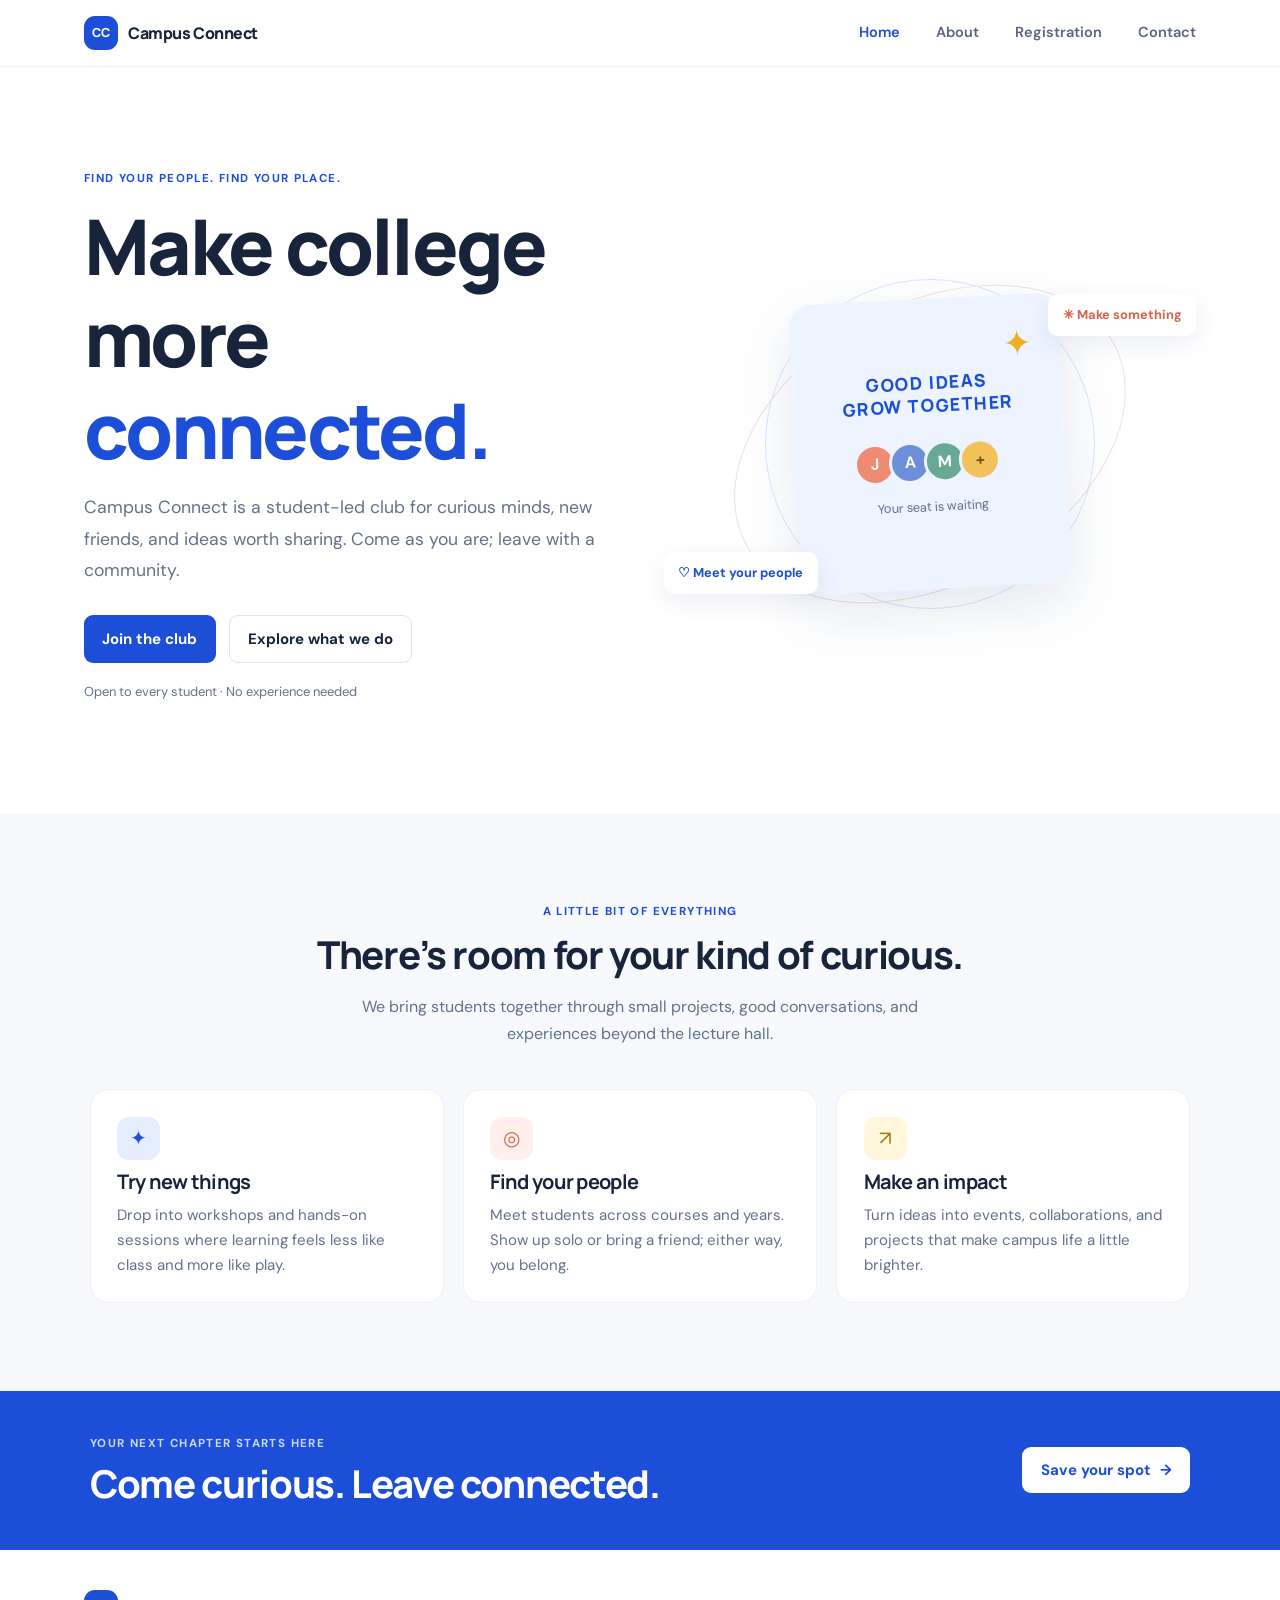
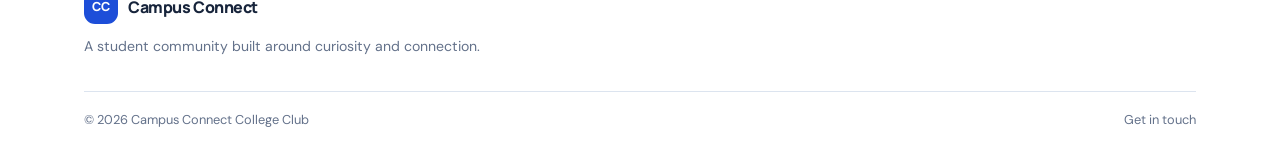
<file: index.html>
<!doctype html>
<html lang="en">

<head>
  <meta charset="utf-8">
  <meta name="viewport" content="width=device-width, initial-scale=1">
  <meta name="description"
    content="Discover the Campus Connect College Club: events, community, and opportunities to get involved.">
  <meta name="theme-color" content="#1d4ed8">
  <title>Campus Connect | Home</title>
  <link rel="icon" href="favicon.svg" type="image/svg+xml">
  <link rel="stylesheet" href="styles.css">
</head>

<body>
  <a class="skip-link" href="#main">Skip to content</a>
  <header class="site-header">
    <div class="header-inner"><a class="brand" href="index.html"><span class="brand-mark"
          aria-hidden="true">CC</span><span>Campus Connect</span></a>
      <nav aria-label="Main navigation"><a aria-current="page" href="index.html">Home</a><a
          href="about.html">About</a><a href="registration.html">Registration</a><a href="contact.html">Contact</a>
      </nav>
    </div>
  </header>
  <main id="main">
    <section class="hero">
      <div class="hero-copy">
        <p class="eyebrow">Find your people. Find your place.</p>
        <h1>Make college<br>more <span>connected.</span></h1>
        <p class="hero-lead">Campus Connect is a student-led club for curious minds, new friends, and ideas worth
          sharing. Come as you are; leave with a community.</p>
        <div class="actions"><a class="button button-primary" href="registration.html">Join the club</a><a
            class="button button-secondary" href="about.html">Explore what we do</a></div>
        <p class="hero-note">Open to every student · No experience needed</p>
      </div>
      <div class="hero-art" aria-label="Illustration of students connecting around a table">
        <div class="art-orbit orbit-one"></div>
        <div class="art-orbit orbit-two"></div>
        <div class="art-card"><span class="art-spark">✦</span><span class="art-caption">GOOD IDEAS<br>GROW
            TOGETHER</span>
          <div class="avatar-row"><span class="avatar avatar-a">J</span><span class="avatar avatar-b">A</span><span
              class="avatar avatar-c">M</span><span class="avatar avatar-d">+</span></div><span class="art-label">Your
            seat is waiting</span>
        </div><span class="float-tag tag-top">✳ Make something</span><span class="float-tag tag-bottom">♡ Meet your
          people</span>
      </div>
    </section>
    <section class="section section-soft">
      <div class="section-heading">
        <p class="eyebrow">A little bit of everything</p>
        <h2>There’s room for your kind of curious.</h2>
        <p>We bring students together through small projects, good conversations, and experiences beyond the lecture
          hall.</p>
      </div>
      <div class="feature-grid">
        <article class="feature-card"><span class="feature-icon icon-blue">✦</span>
          <h3>Try new things</h3>
          <p>Drop into workshops and hands-on sessions where learning feels less like class and more like play.</p>
        </article>
        <article class="feature-card"><span class="feature-icon icon-coral">◎</span>
          <h3>Find your people</h3>
          <p>Meet students across courses and years. Show up solo or bring a friend; either way, you belong.</p>
        </article>
        <article class="feature-card"><span class="feature-icon icon-yellow">↗</span>
          <h3>Make an impact</h3>
          <p>Turn ideas into events, collaborations, and projects that make campus life a little brighter.</p>
        </article>
      </div>
    </section>
    <section class="cta-band">
      <div>
        <p class="eyebrow">Your next chapter starts here</p>
        <h2>Come curious. Leave connected.</h2>
      </div><a class="button button-light" href="registration.html">Save your spot <span aria-hidden="true">→</span></a>
    </section>
  </main>
  <footer class="site-footer">
    <div><a class="brand footer-brand" href="index.html"><span class="brand-mark"
          aria-hidden="true">CC</span><span>Campus Connect</span></a>
      <p>A student community built around curiosity and connection.</p>
    </div>
    <div class="footer-bottom"><span>© 2026 Campus Connect College Club</span><a href="contact.html">Get in touch</a>
    </div>
  </footer>
</body>

</html>
</file>
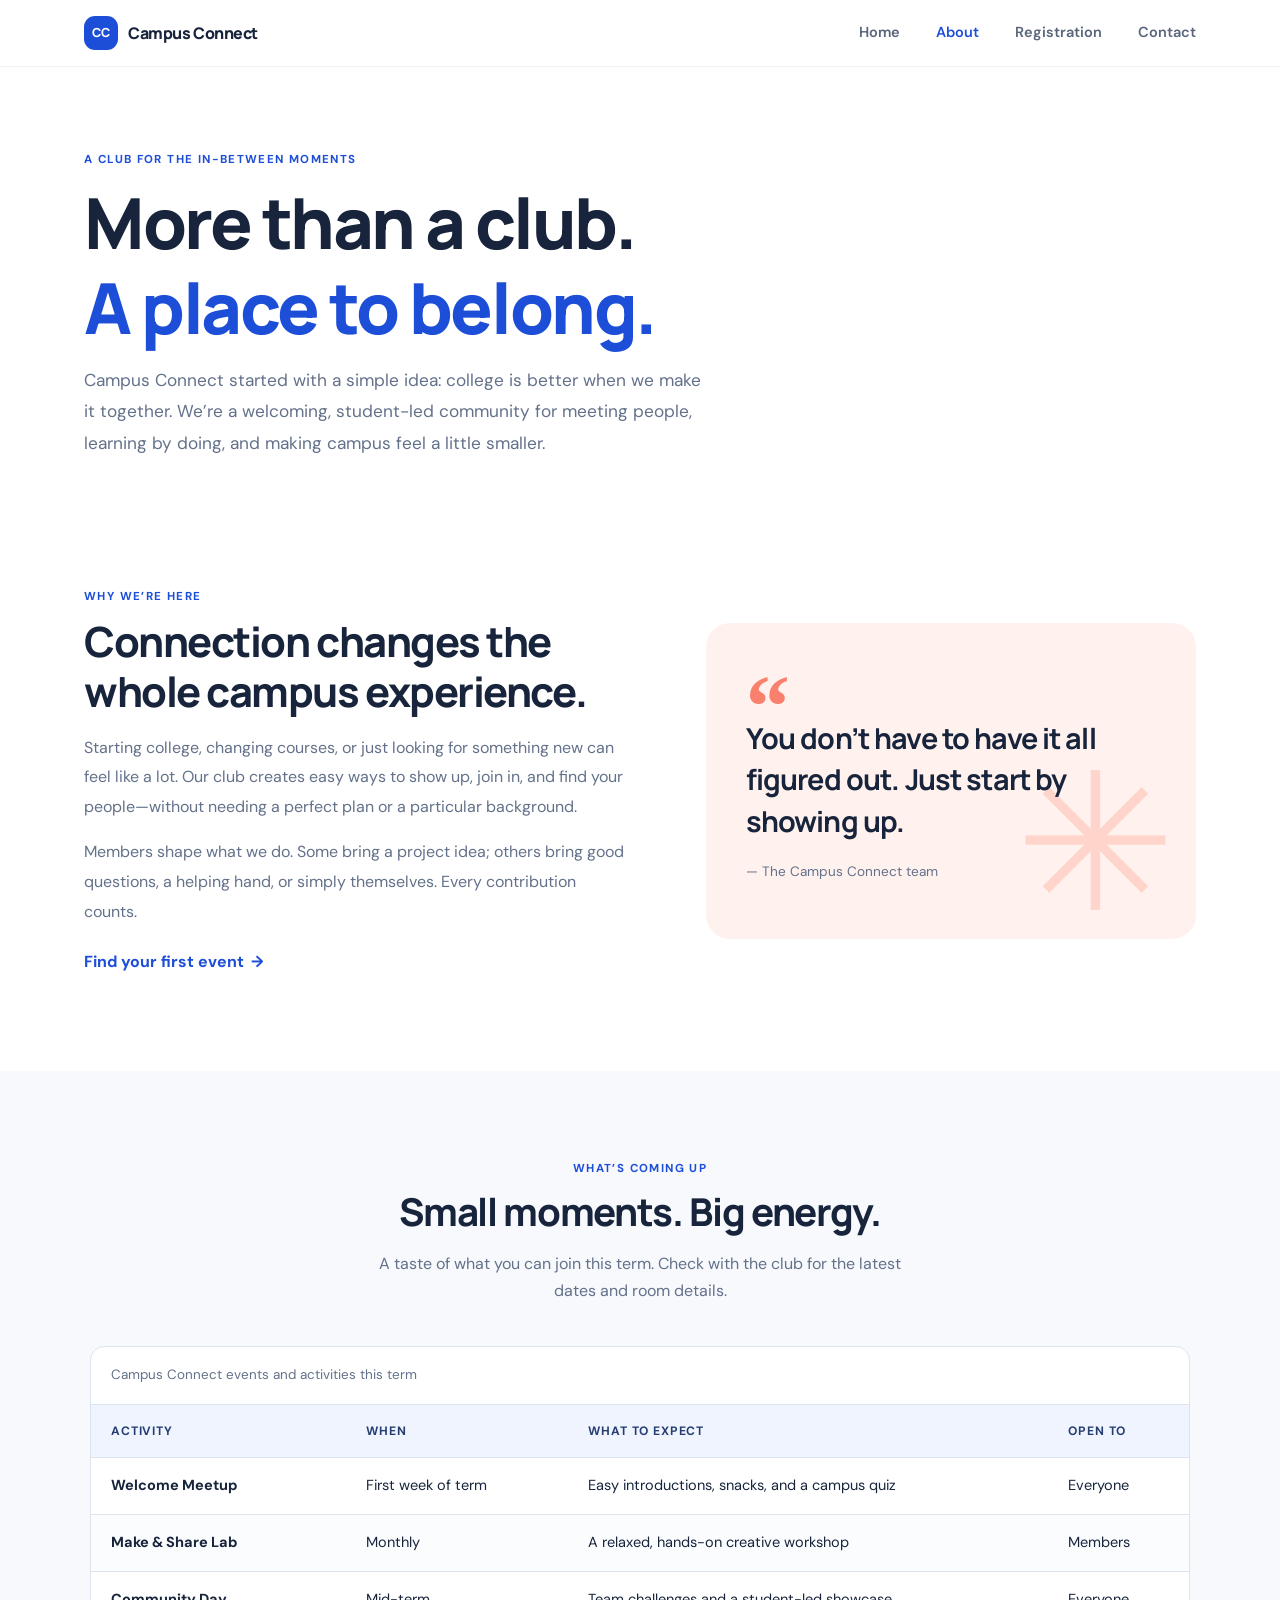
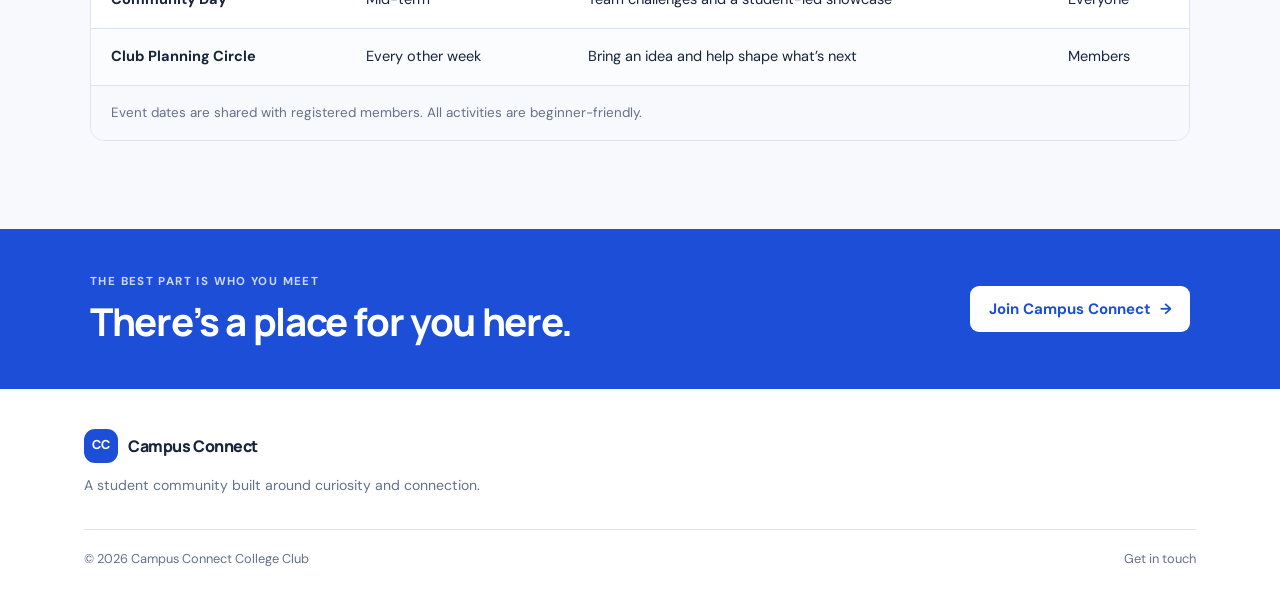
<file: about.html>
<!doctype html>
<html lang="en">

<head>
  <meta charset="utf-8">
  <meta name="viewport" content="width=device-width, initial-scale=1">
  <meta name="description" content="Learn about Campus Connect, our student club, activities, and upcoming events.">
  <meta name="theme-color" content="#1d4ed8">
  <title>About | Campus Connect</title>
  <link rel="icon" href="favicon.svg" type="image/svg+xml">
  <link rel="stylesheet" href="styles.css">
</head>

<body>
  <a class="skip-link" href="#main">Skip to content</a>
  <header class="site-header">
    <div class="header-inner"><a class="brand" href="index.html"><span class="brand-mark"
          aria-hidden="true">CC</span><span>Campus Connect</span></a>
      <nav aria-label="Main navigation"><a href="index.html">Home</a><a aria-current="page"
          href="about.html">About</a><a href="registration.html">Registration</a><a href="contact.html">Contact</a>
      </nav>
    </div>
  </header>
  <main id="main">
    <section class="page-hero">
      <p class="eyebrow">A club for the in-between moments</p>
      <h1>More than a club.<br><span>A place to belong.</span></h1>
      <p>Campus Connect started with a simple idea: college is better when we make it together. We’re a welcoming,
        student-led community for meeting people, learning by doing, and making campus feel a little smaller.</p>
    </section>
    <section class="section about-story">
      <div>
        <p class="eyebrow">Why we’re here</p>
        <h2>Connection changes the whole campus experience.</h2>
        <p>Starting college, changing courses, or just looking for something new can feel like a lot. Our club creates
          easy ways to show up, join in, and find your people—without needing a perfect plan or a particular background.
        </p>
        <p>Members shape what we do. Some bring a project idea; others bring good questions, a helping hand, or simply
          themselves. Every contribution counts.</p><a class="text-link" href="registration.html">Find your first event
          <span aria-hidden="true">→</span></a>
      </div>
      <div class="quote-card"><span class="quote-mark" aria-hidden="true">“</span>
        <blockquote>You don’t have to have it all figured out. Just start by showing up.</blockquote>
        <p>— The Campus Connect team</p><span class="quote-decoration" aria-hidden="true">✳</span>
      </div>
    </section>
    <section class="section section-soft">
      <div class="section-heading">
        <p class="eyebrow">What’s coming up</p>
        <h2>Small moments. Big energy.</h2>
        <p>A taste of what you can join this term. Check with the club for the latest dates and room details.</p>
      </div>
      <div class="table-wrap">
        <table>
          <caption>Campus Connect events and activities this term</caption>
          <thead>
            <tr>
              <th scope="col">Activity</th>
              <th scope="col">When</th>
              <th scope="col">What to expect</th>
              <th scope="col">Open to</th>
            </tr>
          </thead>
          <tbody>
            <tr>
              <th scope="row">Welcome Meetup</th>
              <td>First week of term</td>
              <td>Easy introductions, snacks, and a campus quiz</td>
              <td>Everyone</td>
            </tr>
            <tr>
              <th scope="row">Make &amp; Share Lab</th>
              <td>Monthly</td>
              <td>A relaxed, hands-on creative workshop</td>
              <td>Members</td>
            </tr>
            <tr>
              <th scope="row">Community Day</th>
              <td>Mid-term</td>
              <td>Team challenges and a student-led showcase</td>
              <td>Everyone</td>
            </tr>
            <tr>
              <th scope="row">Club Planning Circle</th>
              <td>Every other week</td>
              <td>Bring an idea and help shape what’s next</td>
              <td>Members</td>
            </tr>
          </tbody>
          <tfoot>
            <tr>
              <td colspan="4">Event dates are shared with registered members. All activities are beginner-friendly.</td>
            </tr>
          </tfoot>
        </table>
      </div>
    </section>
    <section class="cta-band">
      <div>
        <p class="eyebrow">The best part is who you meet</p>
        <h2>There’s a place for you here.</h2>
      </div><a class="button button-light" href="registration.html">Join Campus Connect <span
          aria-hidden="true">→</span></a>
    </section>
  </main>
  <footer class="site-footer">
    <div><a class="brand footer-brand" href="index.html"><span class="brand-mark"
          aria-hidden="true">CC</span><span>Campus Connect</span></a>
      <p>A student community built around curiosity and connection.</p>
    </div>
    <div class="footer-bottom"><span>© 2026 Campus Connect College Club</span><a href="contact.html">Get in touch</a>
    </div>
  </footer>
</body>

</html>
</file>
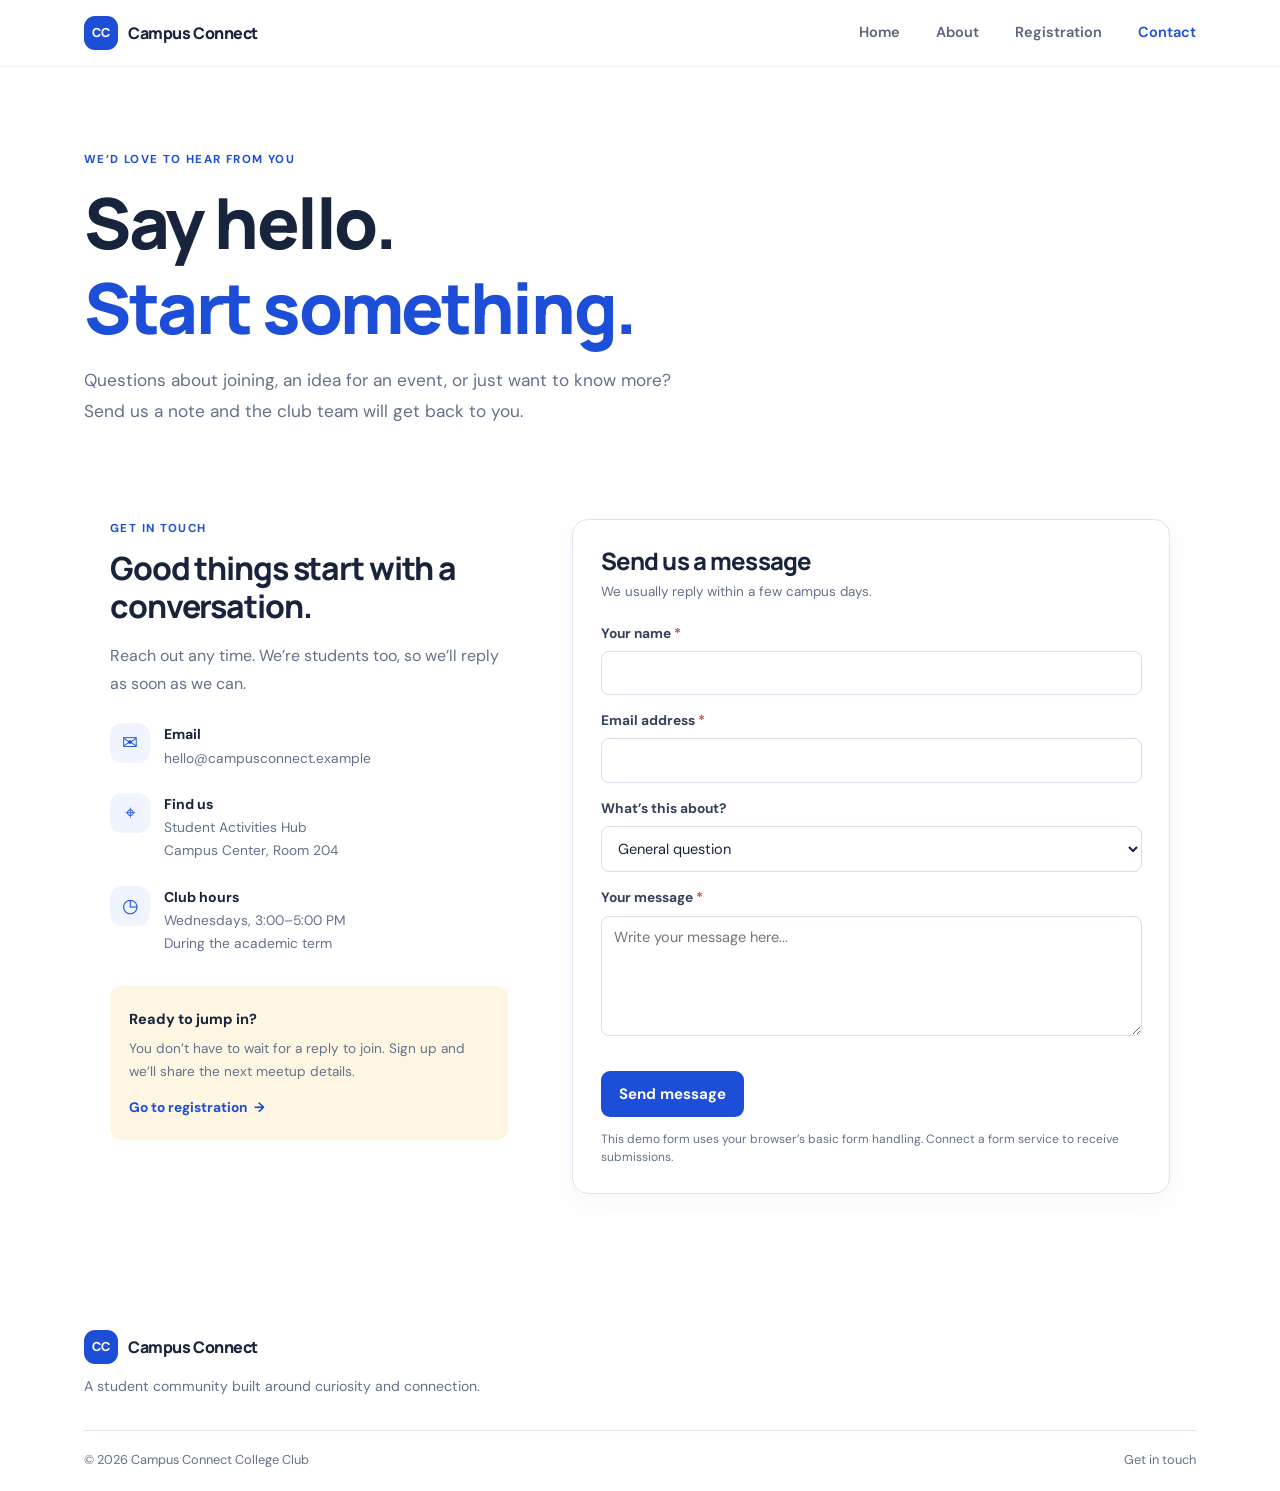
<file: contact.html>
<!doctype html>
<html lang="en">

<head>
  <!-- Page information and links to shared website files -->
  <meta charset="utf-8">
  <meta name="viewport" content="width=device-width, initial-scale=1">
  <meta name="description"
    content="Contact the Campus Connect College Club with questions, ideas, and collaboration opportunities.">
  <meta name="theme-color" content="#1d4ed8">

  <title>Contact | Campus Connect</title>

  <link rel="icon" href="favicon.svg" type="image/svg+xml">
  <link rel="stylesheet" href="styles.css">
</head>

<body>
  <!-- Lets keyboard users skip directly to the main page content -->
  <a class="skip-link" href="#main">Skip to content</a>

  <!-- The same header and navigation are used on every page -->
  <header class="site-header">
    <div class="header-inner">
      <a class="brand" href="index.html">
        <span class="brand-mark" aria-hidden="true">CC</span>
        <span>Campus Connect</span>
      </a>

      <nav aria-label="Main navigation">
        <a href="index.html">Home</a>
        <a href="about.html">About</a>
        <a href="registration.html">Registration</a>
        <a aria-current="page" href="contact.html">Contact</a>
      </nav>
    </div>
  </header>

  <!-- Main content of the contact page -->
  <main id="main">
    <!-- Page introduction -->
    <section class="page-hero compact-hero">
      <p class="eyebrow">We’d love to hear from you</p>
      <h1>Say hello.<br><span>Start something.</span></h1>
      <p>
        Questions about joining, an idea for an event, or just want to know more?
        Send us a note and the club team will get back to you.
      </p>
    </section>

    <!-- Contact details and message form -->
    <section class="section contact-section">
      <div class="contact-grid">

        <!-- Club contact information -->
        <div class="contact-info">
          <p class="eyebrow">Get in touch</p>
          <h2>Good things start with a conversation.</h2>
          <p>
            Reach out any time. We’re students too, so we’ll reply as soon as we can.
          </p>

          <div class="contact-detail">
            <span class="contact-icon" aria-hidden="true">✉</span>
            <div>
              <strong>Email</strong>
              <a href="mailto:hello@campusconnect.example">
                hello@campusconnect.example
              </a>
            </div>
          </div>

          <div class="contact-detail">
            <span class="contact-icon" aria-hidden="true">⌖</span>
            <div>
              <strong>Find us</strong>
              <span>
                Student Activities Hub<br>
                Campus Center, Room 204
              </span>
            </div>
          </div>

          <div class="contact-detail">
            <span class="contact-icon" aria-hidden="true">◷</span>
            <div>
              <strong>Club hours</strong>
              <span>
                Wednesdays, 3:00–5:00 PM<br>
                During the academic term
              </span>
            </div>
          </div>

          <!-- Link to the membership registration page -->
          <div class="contact-callout">
            <strong>Ready to jump in?</strong>
            <p>
              You don’t have to wait for a reply to join.
              Sign up and we’ll share the next meetup details.
            </p>
            <a class="text-link" href="registration.html">
              Go to registration
              <span aria-hidden="true">→</span>
            </a>
          </div>
        </div>

        <!-- Contact form -->
        <form class="form-card contact-form" action="#" method="get">
          <h2>Send us a message</h2>
          <p class="form-subtitle">We usually reply within a few campus days.</p>

          <div class="field">
            <label for="contact-name">
              Your name <span aria-hidden="true">*</span>
            </label>
            <input id="contact-name" name="name" type="text" autocomplete="name" required>
          </div>

          <div class="field">
            <label for="contact-email">
              Email address <span aria-hidden="true">*</span>
            </label>
            <input id="contact-email" name="email" type="email" autocomplete="email" required>
          </div>

          <div class="field">
            <label for="contact-subject">What’s this about?</label>
            <select id="contact-subject" name="subject">
              <option value="general">General question</option>
              <option value="membership">Membership</option>
              <option value="event">Event idea</option>
              <option value="collaboration">Collaboration</option>
            </select>
          </div>

          <div class="field">
            <label for="contact-message">
              Your message <span aria-hidden="true">*</span>
            </label>
            <textarea id="contact-message" name="message" rows="5" required
              placeholder="Write your message here..."></textarea>
          </div>

          <button class="button button-primary" type="submit">
            Send message
          </button>

          <p class="form-footnote">
            This demo form uses your browser’s basic form handling.
            Connect a form service to receive submissions.
          </p>
        </form>
      </div>
    </section>
  </main>

  <!-- The footer is shared across all four pages -->
  <footer class="site-footer">
    <div>
      <a class="brand footer-brand" href="index.html">
        <span class="brand-mark" aria-hidden="true">CC</span>
        <span>Campus Connect</span>
      </a>
      <p>A student community built around curiosity and connection.</p>
    </div>

    <div class="footer-bottom">
      <span>© 2026 Campus Connect College Club</span>
      <a href="contact.html">Get in touch</a>
    </div>
  </footer>
</body>

</html>
</file>
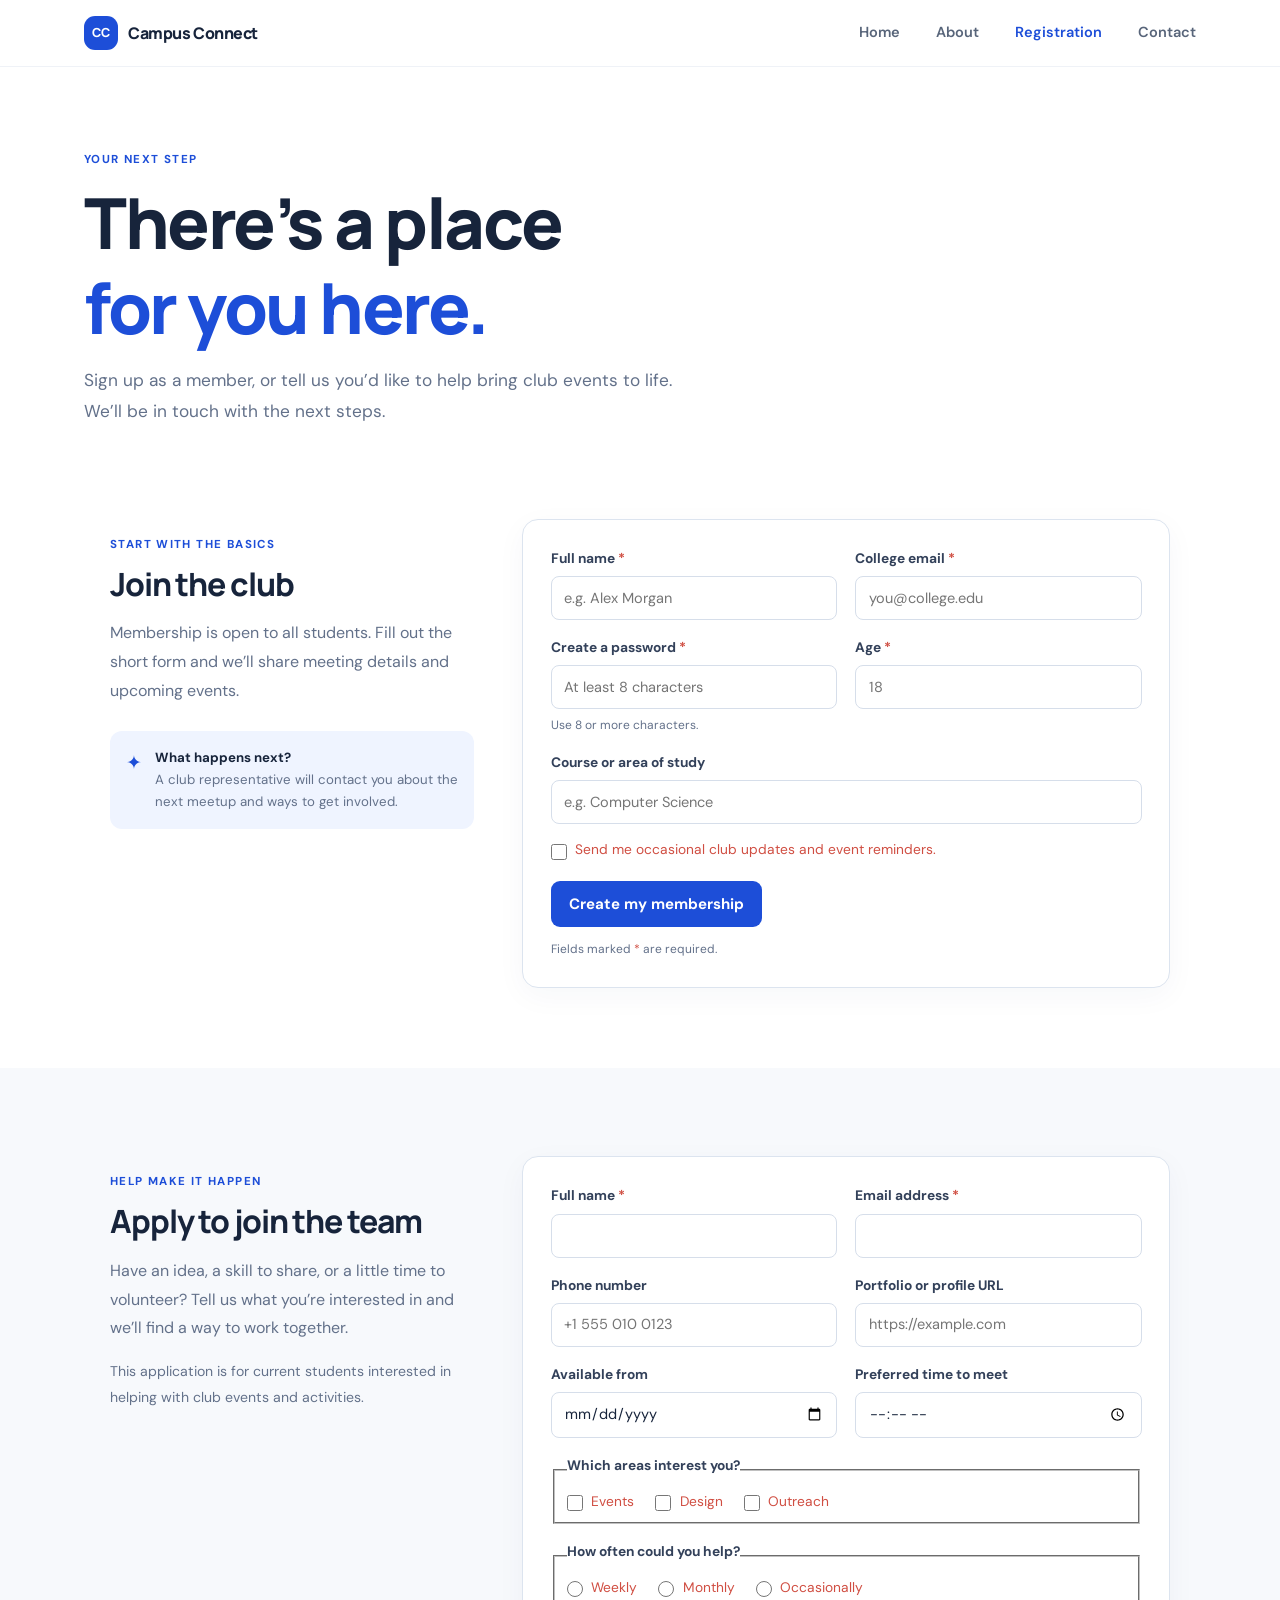
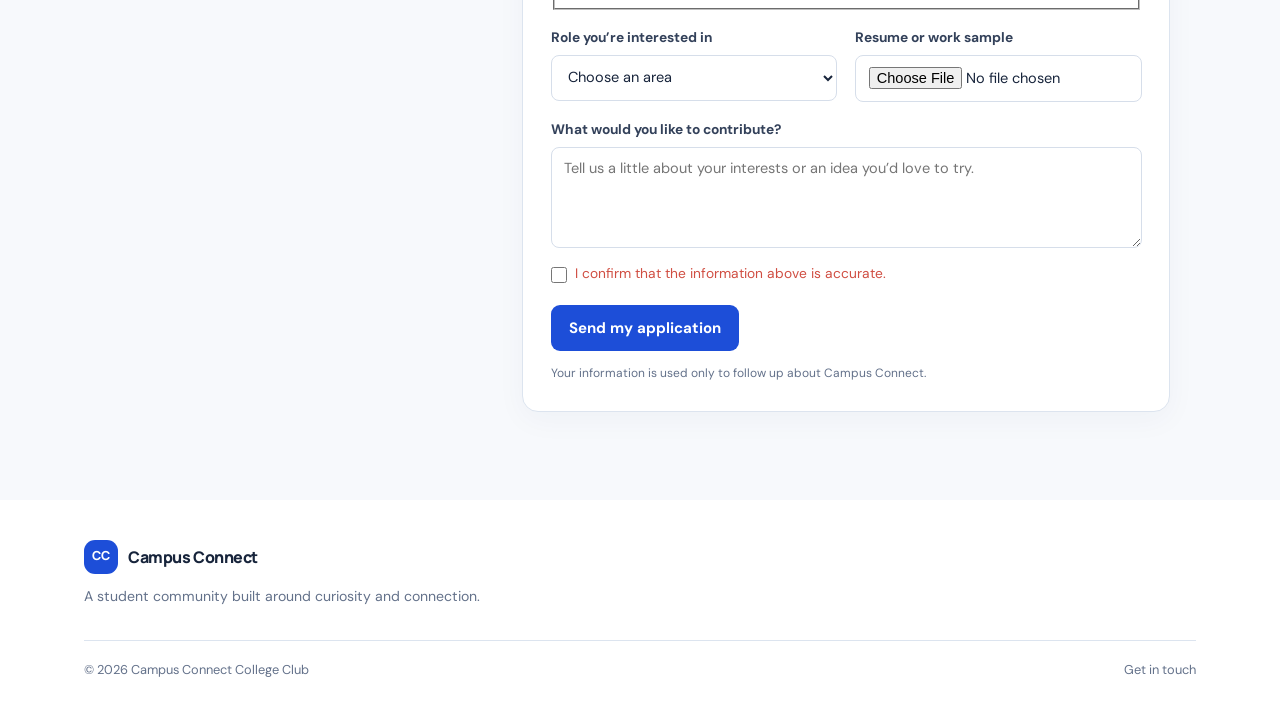
<file: registration.html>
<!doctype html>
<html lang="en">

<head>
  <!-- Page information and links to shared website files -->
  <meta charset="utf-8">
  <meta name="viewport" content="width=device-width, initial-scale=1">
  <meta name="description"
    content="Join Campus Connect or apply to help run events and projects with the college club.">
  <meta name="theme-color" content="#1d4ed8">

  <title>Registration | Campus Connect</title>

  <link rel="icon" href="favicon.svg" type="image/svg+xml">
  <link rel="stylesheet" href="styles.css">
</head>

<body>
  <!-- Lets keyboard users skip directly to the main page content -->
  <a class="skip-link" href="#main">Skip to content</a>

  <!-- The same header and navigation are used on every page -->
  <header class="site-header">
    <div class="header-inner">
      <a class="brand" href="index.html">
        <span class="brand-mark" aria-hidden="true">CC</span>
        <span>Campus Connect</span>
      </a>

      <nav aria-label="Main navigation">
        <a href="index.html">Home</a>
        <a href="about.html">About</a>
        <a aria-current="page" href="registration.html">Registration</a>
        <a href="contact.html">Contact</a>
      </nav>
    </div>
  </header>

  <!-- Main content of the registration page -->
  <main id="main">
    <!-- Page introduction -->
    <section class="page-hero compact-hero">
      <p class="eyebrow">Your next step</p>
      <h1>There’s a place<br><span>for you here.</span></h1>
      <p>
        Sign up as a member, or tell us you’d like to help bring club events to life.
        We’ll be in touch with the next steps.
      </p>
    </section>

    <!-- Form 1: Basic student membership registration -->
    <section class="section forms-section">
      <div class="form-layout">
        <div class="form-intro">
          <p class="eyebrow">Start with the basics</p>
          <h2>Join the club</h2>
          <p>
            Membership is open to all students. Fill out the short form and we’ll
            share meeting details and upcoming events.
          </p>

          <div class="form-note">
            <span aria-hidden="true">✦</span>
            <p>
              <strong>What happens next?</strong><br>
              A club representative will contact you about the next meetup and
              ways to get involved.
            </p>
          </div>
        </div>

        <!-- Each label's 'for' value matches its input's 'id' -->
        <form class="form-card" action="#" method="get">
          <div class="form-grid">
            <div class="field">
              <label for="student-name">
                Full name <span aria-hidden="true">*</span>
              </label>
              <input id="student-name" name="student-name" type="text" autocomplete="name"
                placeholder="e.g. Alex Morgan" required>
            </div>

            <div class="field">
              <label for="student-email">
                College email <span aria-hidden="true">*</span>
              </label>
              <input id="student-email" name="student-email" type="email" autocomplete="email"
                placeholder="you@college.edu" required>
            </div>

            <div class="field">
              <label for="student-password">
                Create a password <span aria-hidden="true">*</span>
              </label>
              <input id="student-password" name="student-password" type="password" minlength="8"
                autocomplete="new-password" placeholder="At least 8 characters" required>
              <small>Use 8 or more characters.</small>
            </div>

            <div class="field">
              <label for="student-age">
                Age <span aria-hidden="true">*</span>
              </label>
              <input id="student-age" name="student-age" type="number" min="16" max="100" placeholder="18" required>
            </div>

            <div class="field field-full">
              <label for="student-course">Course or area of study</label>
              <input id="student-course" name="student-course" type="text" placeholder="e.g. Computer Science">
            </div>

            <div class="field field-full">
              <label class="check-label">
                <input type="checkbox" name="updates" value="yes">
                <span>Send me occasional club updates and event reminders.</span>
              </label>
            </div>
          </div>

          <button class="button button-primary" type="submit">
            Create my membership
          </button>
          <p class="form-footnote">
            Fields marked <span aria-hidden="true">*</span> are required.
          </p>
        </form>
      </div>
    </section>

    <!-- Form 2: Volunteer application demonstrating additional input types -->
    <section class="section section-soft">
      <div class="form-layout">
        <div class="form-intro">
          <p class="eyebrow">Help make it happen</p>
          <h2>Apply to join the team</h2>
          <p>
            Have an idea, a skill to share, or a little time to volunteer? Tell us
            what you’re interested in and we’ll find a way to work together.
          </p>
          <p class="small-copy">
            This application is for current students interested in helping with
            club events and activities.
          </p>
        </div>

        <form class="form-card" action="#" method="get">
          <div class="form-grid">
            <div class="field">
              <label for="applicant-name">
                Full name <span aria-hidden="true">*</span>
              </label>
              <input id="applicant-name" name="applicant-name" type="text" autocomplete="name" required>
            </div>

            <div class="field">
              <label for="applicant-email">
                Email address <span aria-hidden="true">*</span>
              </label>
              <input id="applicant-email" name="applicant-email" type="email" autocomplete="email" required>
            </div>

            <div class="field">
              <label for="applicant-phone">Phone number</label>
              <input id="applicant-phone" name="applicant-phone" type="tel" autocomplete="tel"
                placeholder="+1 555 010 0123">
            </div>

            <div class="field">
              <label for="portfolio">Portfolio or profile URL</label>
              <input id="portfolio" name="portfolio" type="url" placeholder="https://example.com">
            </div>

            <div class="field">
              <label for="available-from">Available from</label>
              <input id="available-from" name="available-from" type="date">
            </div>

            <div class="field">
              <label for="preferred-time">Preferred time to meet</label>
              <input id="preferred-time" name="preferred-time" type="time">
            </div>

            <!-- Checkboxes allow applicants to choose more than one area -->
            <fieldset class="field field-full">
              <legend>Which areas interest you?</legend>
              <div class="choice-row">
                <label class="check-label">
                  <input type="checkbox" name="interest" value="events">
                  <span>Events</span>
                </label>
                <label class="check-label">
                  <input type="checkbox" name="interest" value="design">
                  <span>Design</span>
                </label>
                <label class="check-label">
                  <input type="checkbox" name="interest" value="outreach">
                  <span>Outreach</span>
                </label>
              </div>
            </fieldset>

            <!-- Radio buttons allow applicants to choose one answer -->
            <fieldset class="field field-full">
              <legend>How often could you help?</legend>
              <div class="choice-row">
                <label class="check-label">
                  <input type="radio" name="availability" value="weekly">
                  <span>Weekly</span>
                </label>
                <label class="check-label">
                  <input type="radio" name="availability" value="monthly">
                  <span>Monthly</span>
                </label>
                <label class="check-label">
                  <input type="radio" name="availability" value="occasionally">
                  <span>Occasionally</span>
                </label>
              </div>
            </fieldset>

            <div class="field">
              <label for="role">Role you’re interested in</label>
              <select id="role" name="role">
                <option value="">Choose an area</option>
                <option value="events">Event planning</option>
                <option value="communications">Communications</option>
                <option value="design">Creative and design</option>
                <option value="community">Community outreach</option>
                <option value="other">Something else</option>
              </select>
            </div>

            <div class="field">
              <label for="attachment">Resume or work sample</label>
              <input id="attachment" name="attachment" type="file" accept=".pdf,.doc,.docx,.png,.jpg">
            </div>

            <div class="field field-full">
              <label for="motivation">What would you like to contribute?</label>
              <textarea id="motivation" name="motivation" rows="4" maxlength="600"
                placeholder="Tell us a little about your interests or an idea you’d love to try."></textarea>
            </div>

            <div class="field field-full">
              <label class="check-label">
                <input type="checkbox" name="consent" value="yes" required>
                <span>I confirm that the information above is accurate.</span>
              </label>
            </div>
          </div>

          <button class="button button-primary" type="submit">
            Send my application
          </button>
          <p class="form-footnote">
            Your information is used only to follow up about Campus Connect.
          </p>
        </form>
      </div>
    </section>
  </main>

  <!-- The footer is shared across all four pages -->
  <footer class="site-footer">
    <div>
      <a class="brand footer-brand" href="index.html">
        <span class="brand-mark" aria-hidden="true">CC</span>
        <span>Campus Connect</span>
      </a>
      <p>A student community built around curiosity and connection.</p>
    </div>

    <div class="footer-bottom">
      <span>© 2026 Campus Connect College Club</span>
      <a href="contact.html">Get in touch</a>
    </div>
  </footer>
</body>

</html>
</file>
<file: styles.css>
@import url('https://fonts.googleapis.com/css2?family=DM+Sans:wght@400;500;600;700&family=Manrope:wght@400;500;600;700;800&display=swap');

:root {
    --ink: #17243b;
    --muted: #63718a;
    --blue: #1d4ed8;
    --blue-dark: #173fae;
    --pale: #edf3ff;
    --line: #dce4ef;
    --coral: #fa806e;
    --yellow: #f7c95b;
    --paper: #fff;
    --soft: #f7f9fc;
    --radius: 18px
}

* {
    box-sizing: border-box
}

html {
    scroll-behavior: smooth
}

body {
    margin: 0;
    color: var(--ink);
    background: var(--paper);
    font-family: 'DM Sans', Arial, sans-serif;
    font-size: 16px;
    line-height: 1.65
}

h1,
h2,
h3 {
    font-family: Manrope, 'DM Sans', sans-serif;
    line-height: 1.2;
    letter-spacing: -.035em
}

h1 {
    font-size: clamp(2.8rem, 6vw, 5rem);
    font-weight: 800;
    margin: .35rem 0 1rem
}

h2 {
    font-size: clamp(1.8rem, 3.5vw, 2.6rem);
    font-weight: 750;
    margin: .25rem 0 1rem
}

h3 {
    font-size: 1.25rem;
    margin: .6rem 0
}

p {
    margin: .5rem 0 1rem;
    color: var(--muted)
}

a {
    color: inherit
}

.skip-link {
    position: absolute;
    left: -9999px;
    top: 1rem;
    z-index: 10;
    background: white;
    padding: .75rem 1rem
}

.skip-link:focus {
    left: 1rem
}

.site-header {
    border-bottom: 1px solid #eff2f7;
    background: rgba(255, 255, 255, .95)
}

.header-inner {
    max-width: 1160px;
    margin: auto;
    padding: 1rem 24px;
    display: flex;
    align-items: center;
    justify-content: space-between;
    gap: 2rem
}

.brand {
    text-decoration: none;
    font-family: Manrope, sans-serif;
    font-weight: 800;
    display: flex;
    align-items: center;
    gap: .65rem;
    letter-spacing: -.03em
}

.brand-mark {
    display: inline-grid;
    place-items: center;
    width: 34px;
    height: 34px;
    border-radius: 11px;
    background: var(--blue);
    color: white;
    font-size: .78rem;
    letter-spacing: -.04em
}

.site-header nav {
    display: flex;
    gap: clamp(1rem, 3vw, 2.25rem);
    align-items: center
}

.site-header nav a {
    text-decoration: none;
    color: #58657a;
    font-size: .91rem;
    font-weight: 600;
    transition: color .15s
}

.site-header nav a:hover,
.site-header nav a[aria-current=page] {
    color: var(--blue)
}

.hero {
    max-width: 1160px;
    margin: auto;
    padding: clamp(4rem, 8vw, 7.25rem) 24px 6rem;
    display: grid;
    grid-template-columns: 1fr 1fr;
    align-items: center;
    gap: 3rem;
    min-height: 590px
}

.eyebrow {
    text-transform: uppercase;
    letter-spacing: .12em;
    color: var(--blue);
    font-size: .72rem;
    font-weight: 700;
    margin: 0 0 .7rem
}

.hero h1 span,
.page-hero h1 span {
    color: var(--blue)
}

.hero-lead {
    font-size: 1.1rem;
    max-width: 520px;
    line-height: 1.8
}

.actions {
    display: flex;
    gap: .8rem;
    flex-wrap: wrap;
    margin-top: 1.75rem
}

.button {
    display: inline-flex;
    justify-content: center;
    align-items: center;
    gap: .55rem;
    border: 0;
    border-radius: 9px;
    padding: .82rem 1.15rem;
    font: 700 .94rem 'DM Sans', sans-serif;
    text-decoration: none;
    cursor: pointer;
    transition: transform .15s, background .15s
}

.button:hover {
    transform: translateY(-2px)
}

.button-primary {
    background: var(--blue);
    color: #fff
}

.button-primary:hover {
    background: var(--blue-dark)
}

.button-secondary {
    border: 1px solid var(--line);
    background: white;
    color: var(--ink)
}

.button-secondary:hover {
    background: var(--soft)
}

.button-light {
    background: white;
    color: var(--blue)
}

.hero-note {
    font-size: .81rem;
    margin-top: 1.1rem
}

.hero-art {
    height: 410px;
    display: grid;
    place-items: center;
    position: relative
}

.art-orbit {
    position: absolute;
    border: 1px solid #d8e4ff;
    border-radius: 50%;
    width: 330px;
    height: 330px
}

.orbit-two {
    width: 420px;
    height: 280px;
    transform: rotate(-29deg);
    border-color: #f0dfdc
}

.art-card {
    z-index: 1;
    width: 270px;
    height: 290px;
    border-radius: 23px;
    background: var(--pale);
    display: flex;
    flex-direction: column;
    align-items: center;
    justify-content: center;
    position: relative;
    box-shadow: 0 20px 55px #203f8320;
    transform: rotate(-3deg)
}

.art-spark {
    position: absolute;
    top: 20px;
    right: 28px;
    color: #f0ae27;
    font-size: 2.2rem
}

.art-caption {
    text-align: center;
    color: var(--blue);
    font: 800 1.1rem/1.3 Manrope, sans-serif;
    letter-spacing: .09em
}

.avatar-row {
    display: flex;
    margin-top: 1.55rem
}

.avatar {
    display: grid;
    place-items: center;
    width: 42px;
    height: 42px;
    border-radius: 50%;
    border: 3px solid var(--pale);
    margin-left: -7px;
    font-weight: 700;
    color: #fff
}

.avatar-a {
    background: #f08b73
}

.avatar-b {
    background: #6d8fda
}

.avatar-c {
    background: #67a995
}

.avatar-d {
    background: #f2c25b;
    color: #735318
}

.art-label {
    margin-top: .8rem;
    color: var(--muted);
    font-size: .8rem
}

.float-tag {
    z-index: 2;
    position: absolute;
    background: #fff;
    padding: .65rem .9rem;
    border-radius: 10px;
    box-shadow: 0 8px 25px #203f8315;
    font-weight: 700;
    font-size: .8rem
}

.tag-top {
    top: 55px;
    right: 0;
    color: #d5624c
}

.tag-bottom {
    bottom: 55px;
    left: 0;
    color: var(--blue)
}

.section {
    padding: 5.5rem 24px
}

.section-soft {
    background: var(--soft)
}

.section-heading {
    max-width: 650px;
    text-align: center;
    margin: 0 auto 2.6rem
}

.section-heading h2 {
    font-size: clamp(1.8rem, 3vw, 2.5rem)
}

.section-heading p:last-child {
    max-width: 560px;
    margin: 0 auto
}

.feature-grid {
    display: grid;
    grid-template-columns: repeat(3, 1fr);
    gap: 1.2rem;
    max-width: 1100px;
    margin: auto
}

.feature-card {
    background: white;
    border: 1px solid #edf0f5;
    border-radius: var(--radius);
    padding: 1.7rem 1.65rem 1.5rem;
    min-height: 210px
}

.feature-card p {
    margin-bottom: 0;
    font-size: .94rem
}

.feature-icon {
    display: grid;
    place-items: center;
    width: 43px;
    height: 43px;
    border-radius: 12px;
    font-size: 1.25rem
}

.icon-blue {
    background: #e6edff;
    color: var(--blue)
}

.icon-coral {
    background: #fff0ed;
    color: #d8624e
}

.icon-yellow {
    background: #fff6dc;
    color: #a5780b
}

.cta-band {
    padding: 2.7rem max(24px, calc((100vw - 1100px)/2));
    background: var(--blue);
    color: white;
    display: flex;
    align-items: center;
    justify-content: space-between;
    gap: 2rem
}

.cta-band h2 {
    font-size: clamp(1.65rem, 3vw, 2.4rem);
    margin: 0
}

.cta-band .eyebrow {
    color: #cbd9ff
}

.cta-band p {
    margin: 0 0 .5rem
}

.site-footer {
    max-width: 1160px;
    margin: auto;
    padding: 2.5rem 24px 1.3rem
}

.footer-brand {
    width: max-content
}

.site-footer>div:first-child>p {
    font-size: .88rem;
    margin: .7rem 0 2rem
}

.footer-bottom {
    padding-top: 1.1rem;
    border-top: 1px solid var(--line);
    display: flex;
    justify-content: space-between;
    gap: 1rem;
    font-size: .8rem;
    color: var(--muted)
}

.footer-bottom a {
    text-decoration: none
}

.page-hero {
    max-width: 1160px;
    margin: auto;
    padding: 5.2rem 24px 4rem
}

.page-hero h1 {
    font-size: clamp(2.7rem, 5.5vw, 4.4rem)
}

.page-hero>p:last-child {
    max-width: 620px;
    font-size: 1.08rem;
    line-height: 1.8
}

.compact-hero {
    padding-bottom: 2.7rem
}

.about-story {
    max-width: 1160px;
    margin: auto;
    display: grid;
    grid-template-columns: 1.05fr .95fr;
    gap: 5rem;
    align-items: center;
    padding-top: 3rem;
    padding-bottom: 6rem
}

.about-story>div:first-child p:not(.eyebrow) {
    line-height: 1.85
}

.text-link {
    color: var(--blue);
    font-weight: 700;
    text-decoration: none;
    display: inline-flex;
    gap: .45rem;
    align-items: center;
    margin-top: .4rem
}

.quote-card {
    min-height: 285px;
    border-radius: 24px;
    padding: 2.5rem;
    background: #fff2ee;
    position: relative;
    overflow: hidden;
    display: flex;
    flex-direction: column;
    justify-content: center
}

.quote-mark {
    font: 800 5.5rem/1 Georgia, serif;
    color: var(--coral);
    height: 55px
}

.quote-card blockquote {
    font: 700 clamp(1.35rem, 2.5vw, 1.8rem)/1.45 Manrope, sans-serif;
    letter-spacing: -.03em;
    margin: 0;
    max-width: 430px;
    position: relative;
    z-index: 1
}

.quote-card p {
    font-size: .85rem;
    margin-top: 1.1rem
}

.quote-decoration {
    position: absolute;
    right: 20px;
    bottom: -65px;
    color: #ffd4ca;
    font-size: 12rem
}

.table-wrap {
    max-width: 1100px;
    margin: auto;
    overflow-x: auto;
    background: white;
    border: 1px solid var(--line);
    border-radius: 14px
}

table {
    width: 100%;
    border-collapse: collapse;
    text-align: left;
    min-width: 650px;
    font-size: .91rem
}

caption {
    text-align: left;
    padding: 1.1rem 1.25rem;
    color: var(--muted);
    font-size: .84rem
}

th,
td {
    padding: 1rem 1.25rem;
    border-top: 1px solid var(--line);
    vertical-align: top
}

thead th {
    background: #eff4ff;
    color: #263d72;
    font-size: .76rem;
    text-transform: uppercase;
    letter-spacing: .07em
}

tbody th {
    font-weight: 700
}

tbody tr:nth-child(even) {
    background: #fbfcfe
}

tfoot td {
    background: #f7f9fc;
    color: var(--muted);
    font-size: .84rem
}

.forms-section {
    padding-top: 2rem;
    padding-bottom: 5rem
}

.form-layout {
    max-width: 1060px;
    margin: auto;
    display: grid;
    grid-template-columns: .72fr 1.28fr;
    gap: 3rem;
    align-items: start
}

.form-intro {
    padding-top: 1rem
}

.form-intro h2 {
    font-size: 2rem
}

.form-intro>p:not(.eyebrow) {
    line-height: 1.8
}

.form-note {
    display: flex;
    gap: .8rem;
    padding: 1rem;
    margin-top: 1.6rem;
    border-radius: 12px;
    background: #eff4ff
}

.form-note>span {
    color: var(--blue);
    font-size: 1.2rem
}

.form-note p {
    font-size: .83rem;
    margin: 0
}

.form-note strong {
    color: var(--ink)
}

.small-copy {
    font-size: .88rem
}

.form-card {
    padding: 1.7rem;
    background: white;
    border: 1px solid var(--line);
    border-radius: 16px;
    box-shadow: 0 8px 30px #18345d0a
}

.form-grid {
    display: grid;
    grid-template-columns: 1fr 1fr;
    gap: 1rem 1.1rem
}

.field {
    display: flex;
    flex-direction: column;
    gap: .4rem;
    min-width: 0
}

.field-full {
    grid-column: 1/-1
}

.field label,
.field legend {
    font-weight: 700;
    color: #33415a;
    font-size: .86rem
}

.field label span,
.form-footnote span {
    color: #d04e42
}

.field input:not([type=checkbox]):not([type=radio]),
.field select,
.field textarea {
    width: 100%;
    border: 1px solid #d6deea;
    border-radius: 8px;
    padding: .72rem .8rem;
    background: white;
    color: var(--ink);
    font: 400 .91rem 'DM Sans', sans-serif;
    outline: none
}

.field input:focus,
.field select:focus,
.field textarea:focus {
    border-color: var(--blue);
    box-shadow: 0 0 0 3px #1d4ed81a
}

.field textarea {
    resize: vertical
}

.field small {
    color: var(--muted);
    font-size: .75rem
}

.field fieldset {
    border: 0;
    padding: 0;
    margin: 0
}

.field legend {
    padding: 0 0 .6rem
}

.check-label {
    display: flex !important;
    gap: .55rem;
    align-items: flex-start;
    font-weight: 400 !important;
    color: var(--muted) !important;
    line-height: 1.45
}

.check-label input {
    accent-color: var(--blue);
    margin: .2rem 0 0;
    width: 16px;
    height: 16px;
    flex: 0 0 auto
}

.choice-row {
    display: flex;
    flex-wrap: wrap;
    gap: .75rem 1.3rem
}

.form-card>.button {
    margin-top: 1.3rem
}

.form-footnote {
    font-size: .75rem;
    margin: .8rem 0 0
}

.contact-section {
    padding-top: 2rem;
    padding-bottom: 6rem
}

.contact-grid {
    max-width: 1060px;
    margin: auto;
    display: grid;
    grid-template-columns: .8fr 1.2fr;
    gap: 4rem;
    align-items: start
}

.contact-info h2 {
    font-size: 2rem
}

.contact-info>p:not(.eyebrow) {
    line-height: 1.8
}

.contact-detail {
    display: flex;
    gap: .9rem;
    margin: 1.5rem 0
}

.contact-icon {
    width: 40px;
    height: 40px;
    display: grid;
    place-items: center;
    border-radius: 12px;
    background: #eff4ff;
    color: var(--blue);
    font-size: 1.2rem;
    flex: 0 0 auto
}

.contact-detail div {
    display: flex;
    flex-direction: column
}

.contact-detail strong {
    font-size: .88rem
}

.contact-detail div>span,
.contact-detail a {
    font-size: .86rem;
    color: var(--muted);
    text-decoration: none
}

.contact-callout {
    margin-top: 2rem;
    padding: 1.2rem;
    border-radius: 12px;
    background: #fff5e3
}

.contact-callout strong {
    font-size: .91rem
}

.contact-callout p {
    font-size: .85rem;
    margin: .4rem 0
}

.contact-callout .text-link {
    font-size: .86rem
}

.contact-form h2 {
    font-size: 1.5rem;
    margin: 0
}

.form-subtitle {
    font-size: .84rem;
    margin: .3rem 0 1.2rem
}

.contact-form>.field {
    margin: .9rem 0
}

.contact-form .form-footnote {
    line-height: 1.5
}

@media(max-width:800px) {
    .hero {
        grid-template-columns: 1fr;
        gap: 1rem;
        padding-top: 4rem;
        text-align: center
    }

    .hero-lead {
        margin: auto
    }

    .actions {
        justify-content: center
    }

    .hero-art {
        height: 350px
    }

    .art-orbit {
        width: 280px;
        height: 280px
    }

    .orbit-two {
        width: 340px;
        height: 230px
    }

    .tag-top {
        right: 7%
    }

    .tag-bottom {
        left: 7%
    }

    .feature-grid {
        grid-template-columns: 1fr
    }

    .feature-card {
        min-height: 0
    }

    .about-story {
        grid-template-columns: 1fr;
        gap: 2rem
    }

    .form-layout,
    .contact-grid {
        grid-template-columns: 1fr;
        gap: 1.2rem
    }

    .form-intro {
        max-width: 650px
    }

    .cta-band {
        padding-top: 2rem;
        padding-bottom: 2rem
    }
}

@media(max-width:560px) {
    .header-inner {
        padding: 1rem 16px;
        flex-direction: column;
        gap: .8rem
    }

    .site-header nav {
        width: 100%;
        justify-content: space-between;
        gap: .5rem
    }

    .site-header nav a {
        font-size: .8rem
    }

    .hero,
    .page-hero {
        padding-left: 18px;
        padding-right: 18px
    }

    .hero {
        padding-top: 3.5rem
    }

    .hero-art {
        height: 320px
    }

    .art-card {
        transform: scale(.9) rotate(-3deg)
    }

    .tag-top {
        right: 0
    }

    .tag-bottom {
        left: 0
    }

    .section {
        padding: 4rem 18px
    }

    .page-hero {
        padding-top: 3.7rem;
        padding-bottom: 2rem
    }

    .about-story {
        padding-top: 2rem
    }

    .quote-card {
        padding: 1.7rem;
        min-height: 250px
    }

    .cta-band {
        align-items: flex-start;
        flex-direction: column;
        padding: 2.2rem 18px
    }

    .site-footer {
        padding-left: 18px;
        padding-right: 18px
    }

    .footer-bottom {
        font-size: .73rem
    }

    .form-card {
        padding: 1.2rem
    }

    .form-grid {
        grid-template-columns: 1fr
    }

    .field-full {
        grid-column: auto
    }

    .forms-section,
    .contact-section {
        padding-left: 18px;
        padding-right: 18px
    }

    .contact-grid {
        gap: 2rem
    }
}
</file>
